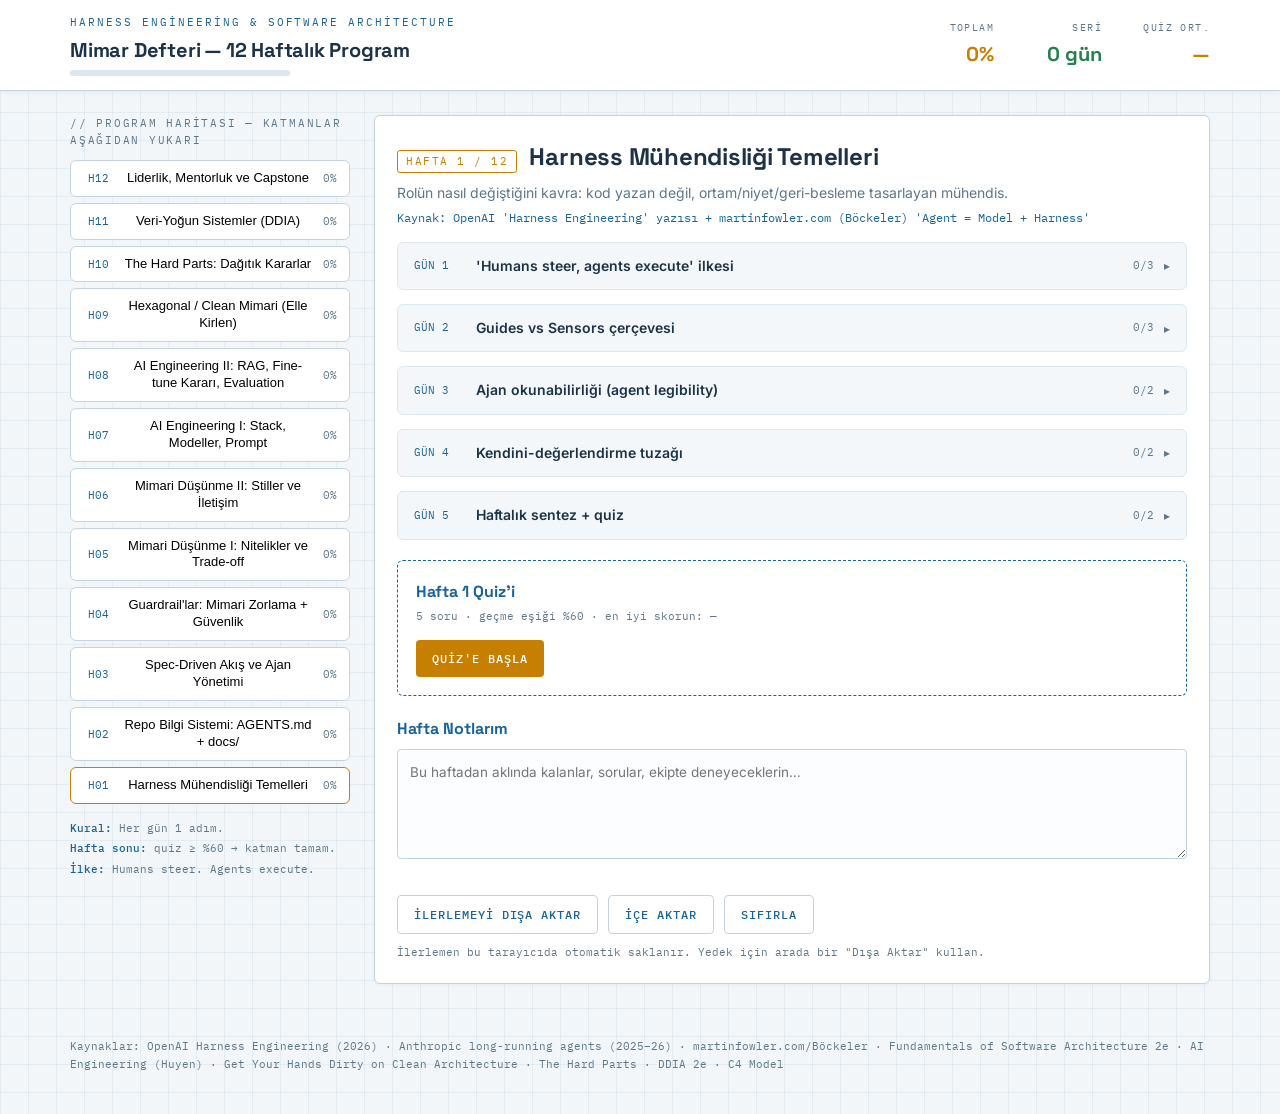
<file: mimar-programi_1.html>
<!DOCTYPE html>
<html lang="tr">
<head>
<meta charset="UTF-8">
<meta name="viewport" content="width=device-width, initial-scale=1.0">
<title>Mimar Defteri — 12 Haftalık AI Çağı Mimarlık Programı</title>
<link rel="preconnect" href="https://fonts.googleapis.com">
<link href="https://fonts.googleapis.com/css2?family=Space+Grotesk:wght@400;500;700&family=IBM+Plex+Mono:wght@400;500&family=Inter:wght@400;500;600&display=swap" rel="stylesheet">
<style>
:root{
  --ink:#F2F6F9;        /* açık zemin */
  --ink-2:#FFFFFF;      /* panel zemin */
  --line:#C3D3DF;       /* grid / kenarlık */
  --line-soft:#DCE6EE;
  --paper:#1C3247;      /* ana metin (koyu lacivert) */
  --muted:#5D7789;      /* ikincil metin */
  --cyan:#186399;       /* vurgu mavi */
  --amber:#C77F00;      /* ilerleme / aksiyon */
  --green:#25804C;      /* tamamlandı */
  --red:#BE4433;        /* yanlış cevap */
  --radius:6px;
}
*{box-sizing:border-box;margin:0;padding:0}
html{scroll-behavior:smooth}
body{
  font-family:'Inter',system-ui,-apple-system,sans-serif;
  background:
    linear-gradient(rgba(24,99,153,.07) 1px, transparent 1px),
    linear-gradient(90deg, rgba(24,99,153,.07) 1px, transparent 1px),
    var(--ink);
  background-size:28px 28px, 28px 28px, auto;
  color:var(--paper);
  min-height:100vh;
  line-height:1.6;
}
.mono{font-family:'IBM Plex Mono',monospace}
h1,h2,h3,.disp{font-family:'Space Grotesk',sans-serif}

/* ---------- ÜST BAR ---------- */
header{
  border-bottom:1px solid var(--line);
  background:rgba(255,255,255,.94);
  backdrop-filter:blur(6px);
  box-shadow:0 1px 6px rgba(28,50,71,.06);
  position:sticky;top:0;z-index:50;
}
.hwrap{max-width:1180px;margin:0 auto;padding:14px 20px;display:flex;align-items:center;gap:18px;flex-wrap:wrap}
.brand{display:flex;flex-direction:column;gap:2px;margin-right:auto}
.brand .eyebrow{font-family:'IBM Plex Mono',monospace;font-size:11px;letter-spacing:.18em;color:var(--cyan);text-transform:uppercase}
.brand h1{font-size:20px;font-weight:700;letter-spacing:-.01em}
.stat{display:flex;flex-direction:column;align-items:flex-end;gap:2px;min-width:90px}
.stat .lab{font-family:'IBM Plex Mono',monospace;font-size:10px;letter-spacing:.14em;color:var(--muted);text-transform:uppercase}
.stat .val{font-family:'Space Grotesk',sans-serif;font-size:20px;font-weight:700;color:var(--amber)}
.stat .val.g{color:var(--green)}
.progress-rail{width:100%;height:6px;background:var(--line-soft);border-radius:3px;overflow:hidden;margin-top:2px}
.progress-fill{height:100%;background:linear-gradient(90deg,var(--cyan),var(--amber));border-radius:3px;transition:width .5s ease}

/* ---------- YERLEŞİM ---------- */
.layout{max-width:1180px;margin:0 auto;padding:24px 20px;display:grid;grid-template-columns:280px 1fr;gap:24px}
@media(max-width:860px){.layout{grid-template-columns:1fr}}

/* ---------- SOL: KATMAN HARİTASI (imza öğe) ---------- */
aside{position:sticky;top:96px;align-self:start}
@media(max-width:860px){aside{position:static}}
.map-title{font-family:'IBM Plex Mono',monospace;font-size:11px;letter-spacing:.16em;color:var(--muted);text-transform:uppercase;margin-bottom:10px}
.layer-stack{display:flex;flex-direction:column;gap:6px}
.layer{
  display:flex;align-items:center;gap:10px;
  border:1px solid var(--line);border-radius:var(--radius);
  background:var(--ink-2);
  padding:9px 12px;cursor:pointer;
  transition:border-color .2s, transform .15s;
  position:relative;overflow:hidden;
}
.layer:hover{border-color:var(--cyan);transform:translateX(3px)}
.layer.active{border-color:var(--amber)}
.layer .fillbar{position:absolute;left:0;top:0;bottom:0;background:rgba(37,128,76,.10);transition:width .4s ease;z-index:0}
.layer>*{position:relative;z-index:1}
.layer .no{font-family:'IBM Plex Mono',monospace;font-size:11px;color:var(--cyan);width:30px;flex-shrink:0}
.layer .nm{font-size:13px;font-weight:500;flex:1;line-height:1.3}
.layer .pct{font-family:'IBM Plex Mono',monospace;font-size:11px;color:var(--muted)}
.layer.done .pct{color:var(--green)}
.layer.done .no{color:var(--green)}
.legend{margin-top:14px;font-size:11px;color:var(--muted);font-family:'IBM Plex Mono',monospace;line-height:1.9}
.legend b{color:var(--cyan);font-weight:500}

/* ---------- SAĞ: İÇERİK ---------- */
.panel{border:1px solid var(--line);border-radius:var(--radius);background:var(--ink-2);padding:22px;margin-bottom:20px;box-shadow:0 1px 4px rgba(28,50,71,.05)}
.week-head{display:flex;align-items:baseline;gap:12px;flex-wrap:wrap;margin-bottom:6px}
.week-head .tag{font-family:'IBM Plex Mono',monospace;font-size:11px;letter-spacing:.14em;color:var(--amber);text-transform:uppercase;border:1px solid var(--amber);border-radius:3px;padding:2px 8px}
.week-head h2{font-size:24px;font-weight:700;letter-spacing:-.01em}
.week-goal{color:var(--muted);font-size:14px;margin-bottom:4px}
.week-src{font-family:'IBM Plex Mono',monospace;font-size:12px;color:var(--cyan);margin-bottom:0}

.day{border:1px solid var(--line-soft);border-radius:var(--radius);margin-top:14px;overflow:hidden}
.day-head{display:flex;align-items:center;gap:10px;padding:12px 16px;cursor:pointer;background:rgba(24,99,153,.05)}
.day-head:hover{background:rgba(24,99,153,.10)}
.day-head .dno{font-family:'IBM Plex Mono',monospace;font-size:11px;color:var(--cyan);flex-shrink:0;width:52px}
.day-head .dtitle{font-weight:600;font-size:14px;flex:1}
.day-head .dstat{font-family:'IBM Plex Mono',monospace;font-size:11px;color:var(--muted)}
.day-head .dstat.done{color:var(--green)}
.day-head .chev{color:var(--muted);transition:transform .2s;font-size:12px}
.day.open .chev{transform:rotate(90deg)}
.day-body{display:none;padding:14px 16px 18px;border-top:1px solid var(--line-soft)}
.day.open .day-body{display:block}
.day-body p{font-size:14px;color:var(--paper);margin-bottom:12px}
.day-body p em{color:var(--cyan);font-style:normal}
.tasklist{display:flex;flex-direction:column;gap:8px}
.task{display:flex;align-items:flex-start;gap:10px;cursor:pointer;font-size:13.5px;padding:8px 10px;border:1px solid var(--line-soft);border-radius:4px;transition:background .15s}
.task:hover{background:rgba(24,99,153,.05)}
.task input{margin-top:3px;accent-color:var(--green);width:15px;height:15px;flex-shrink:0;cursor:pointer}
.task.checked{color:var(--muted)}
.task.checked span{text-decoration:line-through;text-decoration-color:rgba(111,191,143,.6)}

/* ---------- QUIZ ---------- */
.quiz{margin-top:20px;border:1px dashed var(--cyan);border-radius:var(--radius);padding:18px}
.quiz h3{font-size:16px;margin-bottom:4px;color:var(--cyan)}
.quiz .qmeta{font-family:'IBM Plex Mono',monospace;font-size:11px;color:var(--muted);margin-bottom:14px}
.q{margin-bottom:18px}
.q .qt{font-size:14px;font-weight:600;margin-bottom:8px}
.opts{display:flex;flex-direction:column;gap:6px}
.opt{
  text-align:left;font:inherit;font-size:13.5px;color:var(--paper);
  background:transparent;border:1px solid var(--line);border-radius:4px;
  padding:9px 12px;cursor:pointer;transition:border-color .15s, background .15s;
}
.opt:hover{border-color:var(--cyan)}
.opt.correct{border-color:var(--green);background:rgba(37,128,76,.08);color:var(--green);font-weight:600}
.opt.wrong{border-color:var(--red);background:rgba(190,68,51,.07);color:var(--red)}
.opt:disabled{cursor:default}
.expl{display:none;font-size:12.5px;color:var(--muted);border-left:2px solid var(--green);padding:6px 10px;margin-top:8px}
.expl.show{display:block}
.quiz-result{font-family:'Space Grotesk',sans-serif;font-size:15px;font-weight:700;margin-top:6px}
.quiz-result.pass{color:var(--green)}
.quiz-result.fail{color:var(--amber)}
.btn{
  font:inherit;font-family:'IBM Plex Mono',monospace;font-size:12px;letter-spacing:.08em;
  color:#FFFFFF;background:var(--amber);border:none;border-radius:4px;
  padding:9px 16px;cursor:pointer;text-transform:uppercase;font-weight:500;
}
.btn:hover{filter:brightness(1.08)}
.btn.ghost{background:transparent;color:var(--cyan);border:1px solid var(--line)}
.btn.ghost:hover{border-color:var(--cyan)}

/* ---------- NOTLAR ---------- */
.notes textarea{
  width:100%;min-height:110px;resize:vertical;
  font:inherit;font-size:13.5px;color:var(--paper);
  background:#FBFDFE;border:1px solid var(--line);border-radius:4px;
  padding:12px;line-height:1.6;
}
.notes textarea:focus{outline:2px solid var(--cyan);outline-offset:1px}
.notes .saved{font-family:'IBM Plex Mono',monospace;font-size:11px;color:var(--green);margin-top:6px;opacity:0;transition:opacity .3s}
.notes .saved.show{opacity:1}

/* ---------- ALT ARAÇLAR ---------- */
.tools{display:flex;gap:10px;flex-wrap:wrap;align-items:center;margin-top:4px}
.storage-note{font-family:'IBM Plex Mono',monospace;font-size:11px;color:var(--muted);margin-top:10px}
.storage-note.warn{color:var(--amber)}
footer{max-width:1180px;margin:0 auto;padding:10px 20px 40px;font-family:'IBM Plex Mono',monospace;font-size:11px;color:var(--muted)}
:focus-visible{outline:2px solid var(--amber);outline-offset:2px}
@media(prefers-reduced-motion:reduce){*{transition:none!important;animation:none!important}}
</style>
</head>
<body>

<header>
  <div class="hwrap">
    <div class="brand">
      <span class="eyebrow">Harness Engineering &amp; Software Architecture</span>
      <h1>Mimar Defteri — 12 Haftalık Program</h1>
      <div class="progress-rail" style="width:220px"><div class="progress-fill" id="totalFill" style="width:0%"></div></div>
    </div>
    <div class="stat"><span class="lab">Toplam</span><span class="val" id="totalPct">0%</span></div>
    <div class="stat"><span class="lab">Seri</span><span class="val g" id="streakVal">0 gün</span></div>
    <div class="stat"><span class="lab">Quiz Ort.</span><span class="val" id="quizAvg">—</span></div>
  </div>
</header>

<div class="layout">
  <aside>
    <div class="map-title">// Program Haritası — katmanlar aşağıdan yukarı</div>
    <div class="layer-stack" id="layerStack"></div>
    <div class="legend">
      <b>Kural:</b> Her gün 1 adım.<br>
      <b>Hafta sonu:</b> quiz ≥ %60 → katman tamam.<br>
      <b>İlke:</b> Humans steer. Agents execute.
    </div>
  </aside>

  <main id="main"></main>
</div>

<footer>
  Kaynaklar: OpenAI Harness Engineering (2026) · Anthropic long-running agents (2025–26) · martinfowler.com/Böckeler · Fundamentals of Software Architecture 2e · AI Engineering (Huyen) · Get Your Hands Dirty on Clean Architecture · The Hard Parts · DDIA 2e · C4 Model
</footer>

<script>
/* =====================================================
   VERİ — 12 hafta × 5 gün + haftalık quiz
   ===================================================== */
const PROGRAM = [
{
  title:"Harness Mühendisliği Temelleri",
  goal:"Rolün nasıl değiştiğini kavra: kod yazan değil, ortam/niyet/geri-besleme tasarlayan mühendis.",
  src:"Kaynak: OpenAI 'Harness Engineering' yazısı + martinfowler.com (Böckeler) 'Agent = Model + Harness'",
  days:[
    {t:"'Humans steer, agents execute' ilkesi", d:"OpenAI'ın yazısını baştan sona oku. Ekibin 5 ayda, sıfır elle yazılmış kodla ~1M satırlık ürünü nasıl çıkardığına değil, <em>insanların hangi işlere kaydığına</em> odaklan: önceliklendirme, spec yazma, doğrulama, harness iyileştirme.",
      tasks:["OpenAI Harness Engineering yazısını oku (belgedeki metin sende var)","Kendi cümlelerinle 5 maddede 'benim yeni rolüm ne?' yaz","Ekibindeki mevcut iş akışında insanların hâlâ elle yaptığı 3 işi listele"]},
    {t:"Guides vs Sensors çerçevesi", d:"Böckeler'in iki kontrol vektörünü öğren: <em>Guides</em> (ajan davranmadan önce yönlendiren: AGENTS.md, lint kuralları, şablonlar) ve <em>Sensors</em> (davrandıktan sonra yakalayan: test, tip denetimi, mimari test).",
      tasks:["Kendi projende mevcut guide'ları listele (varsa)","Mevcut sensor'ları listele: test, lint, CI kapıları","Her listede en büyük 1 boşluğu işaretle"]},
    {t:"Ajan okunabilirliği (agent legibility)", d:"Kritik ilke: <em>ajanın bağlamında göremediği bilgi yok hükmündedir.</em> Slack'te kalan mimari karar, üç ay sonra işe giren birine ne kadar görünmezse ajana da o kadar görünmezdir.",
      tasks:["Ekipte 'sadece Slack/kafalarda yaşayan' 3 kritik bilgiyi tespit et","Bunlardan 1 tanesini markdown'a çevirip repoya koy"]},
    {t:"Kendini-değerlendirme tuzağı", d:"Anthropic'in ölçülmüş dersi: ajanlar kendi işlerini abartılı över. Çözüm: <em>işi yapan ajan ile yargılayan ajanı ayır.</em> Bağımsız şüpheci değerlendirici, generator'ı özeleştirel yapmaktan kolaydır.",
      tasks:["Claude Code/Codex'te küçük bir işi yaptır, sonra AYNI oturumda 'işini değerlendir' de — cevabı gözlemle","Aynı işi TEMİZ bir oturumda 'bu kodu eleştirel incele' diye ver — farkı not al"]},
    {t:"Haftalık sentez + quiz", d:"Haftanın kavramlarını tek sayfada topla: rol tanımı, guides/sensors, legibility, ayrık değerlendirici. Sonra quiz'i çöz.",
      tasks:["1 sayfalık 'Harness 101' özetini kendi kelimelerinle yaz","Haftalık quiz'i çöz (aşağıda)"]}
  ],
  quiz:[
    {q:"OpenAI deneyinde insan mühendislerin birincil işi neye dönüştü?",o:["Daha hızlı kod yazmak","Ajanların güvenilir çalışacağı ortamı, spec'leri ve geri-besleme döngülerini tasarlamak","Ajan çıktısını satır satır yeniden yazmak","Sadece toplantı yönetmek"],a:1,e:"Yazının özü: 'design environments, specify intent, and build feedback loops'. İnsan, kod işçisinden ortam mimarına kayar."},
    {q:"'Guide' ile 'Sensor' arasındaki fark nedir?",o:["Guide Java'da, sensor Python'da kullanılır","Guide ajan davranmadan ÖNCE yönlendirir; sensor davrandıktan SONRA yakalar ve düzelttirir","İkisi aynı şeydir","Guide insanlar, sensor ajanlar içindir"],a:1,e:"AGENTS.md ve lint kuralları guide; test, tip denetimi ve mimari testler sensor'dur."},
    {q:"'Ajan okunabilirliği' ilkesine göre Slack'te kalan bir mimari karar…",o:["Ajan için sorun değildir, model tahmin eder","Yok hükmündedir — repoya markdown olarak gömülmelidir","Sadece güvenlik riskidir","Prompt'a her seferinde kopyalanmalıdır"],a:1,e:"Repo-yerel, versiyonlu artefakt olmayan bilgi ajana görünmez. Prompt'a kopyalamak ölçeklenmez; kalıcı bilgi repoya gömülür."},
    {q:"Ajanların kendi işini değerlendirmesindeki bilinen sorun nedir?",o:["Çok yavaş olması","Kendi işlerini abartılı biçimde övmeleri","Her zaman başarısız demeleri","Değerlendirme yapamamaları"],a:1,e:"Anthropic'in bulgusu: 'agents tend to respond by confidently praising the work'. Bu yüzden yapan ve yargılayan ajan ayrılır."},
    {q:"Harness bileşenleri için 'rippable' (sökülebilir) olma kuralı ne anlama gelir?",o:["Harness hiç değiştirilmemeli","Her bileşen modelin bugünkü bir eksiğini varsayar; model gelişince yük taşımayan parçalar atılmalı","Harness her yeni modelde sıfırdan yazılmalı","Sadece açık kaynak araçlar kullanılmalı"],a:1,e:"Varsayımlar bayatlar. Yeni model geldiğinde harness gözden geçirilir, gereksiz parçalar çıkarılır (ör. Opus 4.6'da evaluator'ın gereksizleşmesi)."}
  ]
},
{
  title:"Repo Bilgi Sistemi: AGENTS.md + docs/",
  goal:"Repoyu 'kayıt sistemi' yap: içindekiler-tablosu AGENTS.md, yapılandırılmış docs/, ilk ADR'ler.",
  src:"Kaynak: OpenAI docs/ yapısı + agents.md standardı + Nygard ADR formatı (Playbook D.1–D.2)",
  days:[
    {t:"AGENTS.md felsefesi: ansiklopedi değil, içindekiler", d:"Monolitik dev AGENTS.md neden başarısız olur: bağlam kıt kaynaktır, 'her şey önemliyse hiçbir şey önemli değildir', anında bayatlar, mekanik doğrulanamaz. Hedef: ~100 satır + derin bilgiye işaretçiler.",
      tasks:["Playbook'taki D.1 şablonunu incele","Kendi projen için taslak AGENTS.md yaz (<120 satır)","ln -s AGENTS.md CLAUDE.md symlink'ini kur"]},
    {t:"docs/ iskeletini kur", d:"design-docs/, exec-plans/(active|completed), product-specs/, references/, adr/ dizinlerini + ARCHITECTURE.md, QUALITY_SCORE.md, SECURITY.md dosyalarını oluştur. Boş bile olsa yapı, bilgiye 'ev' verir.",
      tasks:["docs/ iskeletini repoya ekle","ARCHITECTURE.md'ye mevcut sistemin 10 satırlık haritasını çiz","tech-debt-tracker.md dosyasını başlat, bilinen 3 borcu yaz"]},
    {t:"ADR yazmayı öğren", d:"Nygard formatı: Durum / Bağlam / Karar / Alternatifler / Sonuçlar. Kural: Accepted ADR değiştirilmez, sadece supersede edilir. Yalnız 'yük taşıyan' kararlar belgelenir.",
      tasks:["Ekipte geçmişte alınmış 1 önemli kararı geriye dönük ADR-0001 olarak yaz","Koddan ADR'ye yorum bağı ekle (// bkz docs/adr/0001)"]},
    {t:"Progressive disclosure pratiği", d:"Ajan küçük, sabit bir giriş noktasından başlar ve <em>nereye bakacağını</em> öğrenir. AGENTS.md'deki her bölüm derin bilgiye işaret etmeli; detayı içermemeli.",
      tasks:["AGENTS.md'ndeki her başlığın docs/ altında karşılığı olduğunu doğrula","Claude Code/Codex'e repoda bir soru sor; doğru belgeye gidip gitmediğini izle"]},
    {t:"Doküman bahçıvanlığı planı + quiz", d:"Bayat doküman 'attractive nuisance'dır (çekici tehlike). Haftalık doc-gardening ritüeli belirle: bayatlayan belgeleri tarayıp düzelten küçük ajan görevi ya da 30 dk insan turu.",
      tasks:["Takvimine haftalık 30 dk 'doc-gardening' bloğu koy","Haftalık quiz'i çöz"]}
  ],
  quiz:[
    {q:"Monolitik (dev) AGENTS.md'nin başarısız olmasının temel nedeni nedir?",o:["Markdown desteklenmemesi","Bağlam kıt kaynaktır; dev talimat dosyası görevi ve kodu bağlamdan dışarı iter","Ajanlar uzun dosya okuyamaz","Git'te büyük dosya sorunu"],a:1,e:"Ayrıca 'her şey önemliyse hiçbir şey önemli değildir' ve dosya anında bayatlar. Çözüm: içindekiler tablosu yaklaşımı."},
    {q:"AGENTS.md ile CLAUDE.md'yi senkron tutmanın pratik yolu nedir?",o:["İkisini elle kopyalamak","Symlink: ln -s AGENTS.md CLAUDE.md","Sadece birini kullanmak yeterli, araçlar ikisini de okur","CI'da diff kontrolü"],a:1,e:"Claude Code CLAUDE.md okur, çoğu araç AGENTS.md; symlink tek kaynaktan ikisini besler."},
    {q:"Accepted (kabul edilmiş) bir ADR'de fikir değişirse ne yapılır?",o:["ADR silinir","ADR düzenlenip güncellenir","Yeni bir ADR yazılır ve eskisi 'Superseded by' ile işaretlenir","Sadece Slack'te duyurulur"],a:2,e:"ADR'ler karar tarihçesidir; değiştirilmez, üstüne yenisi yazılır. Böylece 'neden' bilgisi kaybolmaz."},
    {q:"Hangi karar ADR'yi hak eder?",o:["Değişken isimlendirme tercihi","'Oturum durumunu DB'de tutuyoruz' gibi yük taşıyan bir karar","Kod formatı (tab vs space)","Toplantı saatleri"],a:1,e:"ADR yük taşıyan (load-bearing) kararlar içindir; önemsiz tercihleri belgelemek gürültü yaratır."},
    {q:"'Progressive disclosure' ajan bağlam yönetiminde ne demektir?",o:["Bilgiyi ajandan gizlemek","Küçük sabit giriş noktası + nereye bakacağını öğretmek; tüm bilgiyi baştan yüklememek","Her prompt'a tüm docs/ içeriğini eklemek","Ajana sadece kod göstermek"],a:1,e:"OpenAI'ın deyişiyle: ajana 1000 sayfalık kılavuz değil, harita ver."}
  ]
},
{
  title:"Spec-Driven Akış ve Ajan Yönetimi",
  goal:"İyi task spec yazmayı ve Research → Plan → Execute → Review → Ship akışını kurmayı öğren.",
  src:"Kaynak: OpenAI Codex best practices (Goal/Context/Constraints/Completion) + Anthropic plan modu (Playbook D.3, Adım 2–3)",
  days:[
    {t:"Task spec anatomisi", d:"Dört unsur: <em>Goal, Context, Constraints, Completion Criteria.</em> En sık hata: kalıcı kuralları prompt'a doldurmak (onlar AGENTS.md'ye aittir) ve doğrulama yolunu vermemek. Ajan 'verify edebildiğinde' kalite sıçrar.",
      tasks:["D.3 şablonunu kendi ekibine uyarla ve repoya koy","Gerçek bir görevi bu şablonla yaz"]},
    {t:"Plan modu ve ExecPlan", d:"Karmaşık işlerde önce plan: ajan plan üretir, sen onaylarsın, sonra uygulama başlar. ExecPlan yaşayan belgedir — altın kural: <em>yalnızca ExecPlan'den işi yeniden başlatmak mümkün olmalı.</em>",
      tasks:["Claude Code'da plan modunu bir görevde kullan (shift+tab)","Orta boy bir iş için docs/exec-plans/active/ altına ExecPlan yaz"]},
    {t:"Bağlam hijyeni", d:"Görev başına tek thread. Alakasız işe geçerken /clear. Bağlam ~%40'ı geçince özetle/temizle. Compaction (yerinde özet) ile context reset (temiz devir artefaktıyla yeni oturum) farkını bil.",
      tasks:["Bugünkü işinde görev başına ayrı oturum kuralını uygula","Bir işi bilerek /clear + devir notu ile ikinci oturumda sürdür, deneyimi not al"]},
    {t:"Ralph Wiggum döngüsü: ajan-ajan inceleme", d:"Ajan işini somut kriterlere karşı kendi denetler, sonucu sonraki denemeye besler, kriterler karşılanana dek döner. Kritik: reviewer'a 'yalnızca doğruluğu etkileyen boşlukları işaretle' de — yoksa boşluk arayıp aşırı mühendislik üretir.",
      tasks:["Bir PR'da ajana kendi işini D.4 kriterlerine karşı incelet","Reviewer prompt'una 'sadece doğruluk/gereksinim etkileyenler' sınırını ekle"]},
    {t:"Uzun-koşan işler için desenler + quiz", d:"Anthropic desenleri: iki-ajan (initializer + coder) ve üç-ajan (planner/generator/evaluator, sprint contract ile). İlke: <em>en basit çözümle başla</em>; evaluator'ı yalnızca görev modelin solo yeteneğini aşıyorsa ekle.",
      tasks:["Kendi işlerinden hangisinin 'uzun-koşan' sınıfına girdiğini belirle","Haftalık quiz'i çöz"]}
  ],
  quiz:[
    {q:"İyi bir task spec'in dört unsuru nedir?",o:["Başlık, tarih, kişi, etiket","Goal, Context, Constraints, Completion Criteria","Kod, test, dokümantasyon, deploy","Problem, çözüm, maliyet, süre"],a:1,e:"OpenAI Codex best practices'in çekirdeği. Completion criteria mekanik doğrulanabilir olmalı (test/lint komutları yeşil)."},
    {q:"Kalıcı kurallar (ör. 'main'e push yok') nereye yazılmalı?",o:["Her prompt'a","AGENTS.md'ye — prompt yalnız göreve özgü kısıtları taşır","Slack kanalına","Commit mesajlarına"],a:1,e:"Prompt'a kural yığmak hem bağlamı şişirir hem tekrar gerektirir. Kalıcı olan repoya gömülür."},
    {q:"ExecPlan'in altın kuralı nedir?",o:["En az 10 sayfa olmalı","Yalnızca ExecPlan'den (başka hiçbir şey olmadan) işi yeniden başlatmak mümkün olmalı","Sadece yönetici okuyabilmeli","Kod içermemeli"],a:1,e:"ExecPlan yaşayan belgedir; ilerleme ve karar günlüğüyle işi taşır. Oturum ölse bile iş ölmez."},
    {q:"Reviewer ajana sınır koymazsan ne olur?",o:["Hiçbir şey bulamaz","İş sağlam olsa bile boşluk bulur ve aşırı mühendislik yaratır","Kod siler","Daha hızlı onaylar"],a:1,e:"Boşluk aramak üzere prompt'lanan reviewer her zaman bir şey bulur. Sınır: 'yalnız doğruluğu veya gereksinimleri etkileyenleri işaretle'."},
    {q:"Üç-ajanlı desende evaluator ne zaman değer katar?",o:["Her zaman","Görev, modelin solo güvenilir yapabildiğinin ÖTESİNDEyse","Sadece Python projelerinde","Bütçe fazlaysa"],a:1,e:"Anthropic'in kuralı: evaluator sabit bir evet/hayır değil; görev modelin solo sınırını aşıyorsa maliyetine değer."}
  ]
},
{
  title:"Guardrail'lar: Mimari Zorlama + Güvenlik",
  goal:"ArchUnit (Java) ve import-linter (Python) ile katman kurallarını mekanikleştir; SAST kapılarını kur.",
  src:"Kaynak: ArchUnit / import-linter docs + Veracode 2025 GenAI raporu (Playbook C bölümü)",
  days:[
    {t:"Neden 'belgelemek yetmez, zorlamak gerekir'", d:"OpenAI'ın dersi: ajanlar repodaki mevcut desenleri kopyalar — kötü desenler de dahil. Kural belgeyse ihlal edilir; kural mekanikse (linter/test) her satıra birden uygulanır. <em>İnsan-öncelikli dünyada pedantik olan, ajan dünyasında çarpandır.</em>",
      tasks:["Projendeki 'yazılı ama zorlanmayan' 3 kuralı tespit et","Her biri için hangi araçla mekanikleştirilebileceğini not et"]},
    {t:"ArchUnit ile katman testi (Java)", d:"layeredArchitecture() ile Types → Config → Repo → Service → Runtime → UI yönünü zorla; slices().beFreeOfCycles() ile döngüleri yasakla. Playbook'taki kopyala-kullan kodu temel al.",
      tasks:["ArchUnit bağımlılığını test scope'a ekle","Katman testini yaz ve çalıştır — ihlaller listelensin","İhlalleri tech-debt-tracker.md'ye kaydet (hemen düzeltme)"]},
    {t:"import-linter ile katman testi (Python)", d:"pyproject.toml / .importlinter içinde layers sözleşmesi kur; forbidden ve independence sözleşmelerini öğren. CI'da lint-imports komutunu bloklayıcı yap.",
      tasks:["Python projesine import-linter kur ve layers sözleşmesi yaz","CI pipeline'ına lint-imports adımı ekle"]},
    {t:"AI kodu güvenliği", d:"Veracode 2025: AI üretimi kodun %45'i güvenlik testlerinden kaldı; <em>Java %72 ile en riskli dil.</em> Zorunlular: her uç noktada auth+yetki, sunucu tarafı girdi doğrulama, gitleaks/trufflehog sır taraması, Semgrep OWASP kural seti, halüsinasyonlu bağımlılık kontrolü (slopsquatting).",
      tasks:["CI'a gitleaks ekle","Semgrep OWASP kural setini PR pipeline'ına ekle","Son 5 AI-üretimi PR'ı D.4 güvenlik maddeleriyle geriye dönük tara"]},
    {t:"LLM-dostu hata mesajları + quiz", d:"İyi sensor, ajana <em>düzeltme talimatı</em> verir: 'ERROR: complexity threshold exceeded. [Guidance: Refactor into smaller functions…]'. Özel lint kurallarının hata mesajlarını ajan okuyacak şekilde yaz.",
      tasks:["1 özel lint kuralına remediation guidance ekle","Haftalık quiz'i çöz"]}
  ],
  quiz:[
    {q:"Ajanlar repodaki kötü desenleri neden çoğaltır?",o:["Kasıtlı sabotaj","Mevcut desenleri örnek alarak çalışırlar — drift böyle oluşur","Rastgele davranırlar","Sadece eski modeller yapar"],a:1,e:"Codex/Claude repodaki kalıpları kopyalar. Bu yüzden golden principles + mekanik zorlama + düzenli temizlik gerekir."},
    {q:"Veracode 2025 raporuna göre AI üretimi kodda en riskli dil hangisiydi?",o:["Python","JavaScript","Java (%72 güvenlik başarısızlık oranı)","C#"],a:2,e:"Java %72 ile başı çekti; genel örneklemde %45 başarısızlık ve OWASP Top 10 açıkları bulundu. Java ekibi için SAST kapıları pazarlık dışıdır."},
    {q:"ArchUnit'te paketler arası döngüyü yasaklayan yapı hangisidir?",o:["layeredArchitecture()","slices().matching(…).should().beFreeOfCycles()","noClasses()","cycleChecker()"],a:1,e:"slices + beFreeOfCycles döngüsüz bağımlılık grafiğini test olarak zorlar; layeredArchitecture katman yönünü zorlar."},
    {q:"'Slopsquatting' riski nedir?",o:["Kod formatı bozulması","AI'ın halüsinasyon ürettiği paket adlarının saldırganlarca kaydedilip zararlı paket olarak yayınlanması","Disk dolması","Lisans ihlali"],a:1,e:"Ajan var olmayan bir bağımlılık önerirse ve o adı biri kötü niyetle yayınladıysa zincir saldırısı olur. Her yeni bağımlılık doğrulanmalı (ve ADR istenmeli)."},
    {q:"'İyi sensor' hata mesajı neyi içerir?",o:["Hata kodu yeter","Ajanın okuyup uygulayabileceği düzeltme talimatı (remediation guidance)","Renkli emoji","Stack trace'in tamamı"],a:1,e:"Böckeler'in kuralı: sensor çıktısı LLM için optimize edilirse ajan kendini düzeltir — döngü insan beklemeden kapanır."}
  ]
},
{
  title:"Mimari Düşünme I: Nitelikler ve Trade-off",
  goal:"Fundamentals of Software Architecture (2e) Bölüm 1–8: mimari karakteristikler, trade-off analizi, modülerlik.",
  src:"Kitap: Fundamentals of Software Architecture 2e (Richards & Ford) — ilk yarı",
  days:[
    {t:"Mimarın ilk yasası", d:"<em>'Her şey bir trade-off'tur.'</em> Mimari doğru cevabı bulmak değil, en az kötü kararı vermektir. İkinci yasa: 'neden', 'nasıl'dan önemlidir — bu yüzden ADR yazıyoruz. Kitabın 1–2. bölümlerini oku.",
      tasks:["Bölüm 1–2'yi oku","Kendi sistemindeki 1 kararı 'trade-off' diliyle yeniden yaz (kazanılan/feda edilen)"]},
    {t:"Mimari karakteristikler (-ility'ler)", d:"Availability, scalability, maintainability, security, testability… Kritik beceri: iş gereksinimlerinden örtük karakteristikleri çıkarmak. 'Kampanya günü trafik 10x olur' cümlesi = elasticity + availability gereksinimi.",
      tasks:["Kendi ürünün için en kritik 3 karakteristiği seç ve gerekçele","Bu 3'ün hangi ikisinin birbiriyle çatıştığını yaz"]},
    {t:"Modülerlik: cohesion, coupling, connascence", d:"Yüksek cohesion + düşük coupling klasik hedef; connascence (statik/dinamik) coupling'i ölçülebilir kılar. Bu kavramlar ArchUnit testlerinin 'neden'idir.",
      tasks:["İlgili bölümleri oku","Kod tabanında 1 yüksek-coupling örneği bul, connascence türünü adlandır"]},
    {t:"Mimari fitness fonksiyonları", d:"4. haftada yazdığın ArchUnit/import-linter testleri aslında <em>fitness function</em>'dır: mimari karakteristiği sürekli, mekanik ölçen kod. Kitabın bu kavramını harness pratiğinle birleştir.",
      tasks:["Mevcut mimari testlerini 'hangi karakteristiği koruyor?' diye etiketle","Eksik kalan 1 karakteristik için yeni fitness function fikri yaz"]},
    {t:"Sentez + quiz", d:"İlk yarının kavram haritasını çıkar: yasalar → karakteristikler → modülerlik → fitness functions. Quiz'i çöz.",
      tasks:["1 sayfalık kavram haritası çiz (elle/mermaid)","Haftalık quiz'i çöz"]}
  ],
  quiz:[
    {q:"Yazılım mimarisinin 'birinci yasası' nedir?",o:["Her zaman mikroservis kullan","Her şey bir trade-off'tur","Kod kraldır","Önce performans"],a:1,e:"Richards & Ford'un temel tezi. Mimari 'en iyi'yi değil, bağlama göre 'en az kötü'yü seçme disiplinidir."},
    {q:"'Neden, nasıldan önemlidir' ilkesinin pratik karşılığı hangisidir?",o:["Daha çok yorum satırı","ADR yazmak — kararın gerekçesini kalıcılaştırmak","Daha uzun toplantılar","UML zorunluluğu"],a:1,e:"İkinci yasa: gelecekteki ekip (ve ajanlar) kararın nedenini bilmezse yanlış yerde 'düzeltme' yapar."},
    {q:"'Kampanya günlerinde trafik 10 katına çıkar' cümlesi hangi mimari karakteristiği ima eder?",o:["Maintainability","Elasticity (ve availability)","Portability","Readability"],a:1,e:"İş cümlelerinden örtük -ility çıkarmak mimarın çekirdek becerisidir."},
    {q:"Mimari fitness function nedir?",o:["Performans testi türü","Bir mimari karakteristiği sürekli ve mekanik ölçen/koruyan otomatik kontrol","Kod formatlayıcı","Mülakat sorusu"],a:1,e:"ArchUnit katman testi, döngü kontrolü, import-linter sözleşmesi — hepsi fitness function'dır. Harness'in 'sensor'larıyla aynı ailedendir."},
    {q:"Yüksek cohesion + düşük coupling hedefinin ajan-first dünyadaki önemi nedir?",o:["Önemi kalmadı","Sıkı sınırlar ve öngörülebilir yapı, ajanların en verimli çalıştığı ortamdır","Sadece test için gerekir","Sadece mikroserviste geçerli"],a:1,e:"OpenAI'ın gözlemi: ajanlar katı sınırlı, öngörülebilir yapılı ortamlarda en etkilidir — modülerlik ajan verimliliğidir."}
  ]
},
{
  title:"Mimari Düşünme II: Stiller ve İletişim",
  goal:"Fundamentals 2e ikinci yarı: mimari stiller (layered, hexagonal, microservices…) + C4 ile diyagramlama.",
  src:"Kitap: Fundamentals of Software Architecture 2e — ikinci yarı + Simon Brown C4 Model",
  days:[
    {t:"Stil kataloğu: monolitler", d:"Layered, pipeline, microkernel… Her stilin yıldız haritasını (karakteristik puanlarını) incele. Layered'ın ucuz ve basit ama ölçek/elasticity'de zayıf olduğunu; çoğu ürünün buradan başlamasının rasyonel olduğunu kavra.",
      tasks:["Monolitik stiller bölümünü oku","Kendi sisteminin hangi stile en yakın olduğunu ve puan kartını yaz"]},
    {t:"Stil kataloğu: dağıtık stiller", d:"Event-driven, space-based, service-based, microservices. Kritik: mikroservis 'modern olan' değil, belirli trade-off'lar (bağımsız deploy, granüler ölçek) karşılığında ciddi karmaşıklık satın aldığın stildir.",
      tasks:["Dağıtık stiller bölümünü oku","'Sistemimi neden mikroservise BÖLMEMELİYİM' başlıklı 5 maddelik savunma yaz (şeytanın avukatı egzersizi)"]},
    {t:"C4 Modeli", d:"Context → Container → Component → Code. Dört zoom seviyesi, her seviye farklı dinleyici için. C4'ün gücü: <em>iletişim</em> aracı olması — mimari mükemmel diyagram değil, anlaşılan diyagram ister.",
      tasks:["Kendi sistemin için Context + Container diyagramı çiz (Structurizr/draw.io/mermaid)","Diyagramı docs/design-docs/ altına koy ve AGENTS.md'den işaret et"]},
    {t:"Diyagram + ajan sinerjisi", d:"C4 diyagramları (özellikle mermaid/metin tabanlı) ajan için de okunabilirdir. ARCHITECTURE.md + C4 = ajanın sistem haritası. OpenAI'ın 'domain haritası + katman kuralı' pratiğinin genel hali.",
      tasks:["Container diyagramını mermaid'e çevirip ARCHITECTURE.md'ye göm","Ajana 'sistemin mimarisini anlat' diye sor; diyagramı kullanıp kullanmadığını gözle"]},
    {t:"Sentez + quiz", d:"Stil seçim kasını çalıştır: 3 farklı senaryo için stil öner ve gerekçele. Quiz'i çöz.",
      tasks:["3 mini senaryo yaz, her birine stil öner + 2 trade-off yaz","Haftalık quiz'i çöz"]}
  ],
  quiz:[
    {q:"C4 modelinin dört seviyesi nedir?",o:["Code, CI, CD, Cloud","Context, Container, Component, Code","Class, Component, Cluster, Cloud","Concept, Case, Code, Check"],a:1,e:"Her seviye farklı zoom ve farklı dinleyici içindir; Context yöneticiyle, Component geliştiriciyle konuşur."},
    {q:"Mikroservis stili hakkında doğru ifade hangisidir?",o:["Her modern sistem mikroservis olmalı","Bağımsız deploy/ölçek karşılığında ciddi operasyonel karmaşıklık satın alınan bir trade-off'tur","Monolitten her zaman ucuzdur","Sadece büyük şirketler içindir"],a:1,e:"Stil seçimi puan kartı işidir: kazandığın karakteristik, ödediğin karmaşıklığa değiyor mu?"},
    {q:"Layered (katmanlı) monolitin tipik güçlü yanı nedir?",o:["Sınırsız elasticity","Basitlik ve düşük maliyet — başlangıç için rasyonel taban","En yüksek fault tolerance","Otomatik ölçekleme"],a:1,e:"Layered ucuz, anlaşılır ve ajan-dostu (öngörülebilir yapı); ölçek gereksinimleri büyüyünce evrimleştirilir."},
    {q:"Mimari diyagramın birincil amacı nedir?",o:["UML standardına tam uyum","İletişim — dinleyicinin sistemi anlaması","Duvar süsü","Otomatik kod üretimi"],a:1,e:"Simon Brown'un tezi: diyagram, haritadır; okuyanın zihninde doğru model kurmak için vardır."},
    {q:"Metin-tabanlı (mermaid gibi) C4 diyagramının ajan-first bonusu nedir?",o:["Daha renkli olması","Repo'da versiyonlanır ve ajan tarafından okunabilir — sistem haritası ajana da hizmet eder","Daha hızlı render","PDF'e dönüşmesi"],a:1,e:"Agent legibility ilkesi: görsel araçta hapsolmuş diyagram ajana görünmez; metin-tabanlı diyagram repo bilgisidir."}
  ]
},
{
  title:"AI Engineering I: Stack, Modeller, Prompt",
  goal:"Chip Huyen'in kitabının ilk yarısı: AI stack, foundation model seçimi, prompt engineering disiplini.",
  src:"Kitap: AI Engineering (Huyen, O'Reilly 2024) — Bölüm 1–5 civarı",
  days:[
    {t:"AI Engineering ≠ ML Engineering", d:"Klasik ML: veri topla → model eğit → deploy. AI Engineering: hazır foundation model → adapte et (prompt/RAG/fine-tune) → değerlendir → servis et. Giriş bariyeri düştü, <em>değerlendirme</em> kritikleşti.",
      tasks:["Bölüm 1'i oku","Şirketindeki AI kullanım senaryolarını 'adaptasyon tekniği' eksenine yerleştir (prompt mu, RAG mi, fine-tune mu?)"]},
    {t:"Model seçim çerçevesi", d:"Kapalı API vs açık model; boyut vs gecikme vs maliyet; benchmark'ların tuzakları (kontaminasyon, kendi use-case'ine uzaklık). Ders: <em>lider tablosu değil, kendi eval'in karar verir.</em>",
      tasks:["İlgili bölümü oku","Bir iş senaryon için 2 model adayını maliyet/gecikme/kalite tablosuyla karşılaştır"]},
    {t:"Prompt engineering'in mühendislik hali", d:"Sistem promptu vs kullanıcı promptu, few-shot örnekler, bağlam yerleşimi, prompt versiyonlama. Bunun harness'teki karşılığı: AGENTS.md ve task spec'lerin de birer 'yönetilen prompt' olduğu gerçeği.",
      tasks:["Prompt bölümünü oku","Ekipte tekrar kullanılan 1 prompt'u versiyonlanır dosya haline getir (repoya)"]},
    {t:"Halüsinasyon ve savunma hatları", d:"Halüsinasyonun kökleri; savunmalar: grounding (RAG), çıktı doğrulama, insan onay noktaları, 'parse, don't validate' sınır disiplini. 4. haftadaki güvenlik pratiğiyle birleşir.",
      tasks:["İlgili bölümü oku","Kendi AI özelliğinde 'yanlış cevabın maliyeti'ni sınıflandır (düşük/orta/felaket) ve savunma kat sayısını buna göre belirle"]},
    {t:"Sentez + quiz", d:"İlk yarının haritası: stack → model seçimi → prompt disiplini → halüsinasyon savunmaları. Quiz'i çöz.",
      tasks:["Yarım sayfalık özet yaz","Haftalık quiz'i çöz"]}
  ],
  quiz:[
    {q:"AI Engineering'i klasik ML Engineering'den ayıran temel fark nedir?",o:["Daha çok matematik gerektirmesi","Model eğitmek yerine hazır foundation model'i adapte etmek ve değerlendirmek","Sadece Python kullanılması","GPU gerektirmemesi"],a:1,e:"Huyen'in çerçevesi: model-as-a-service çağında iş, eğitimden adaptasyon + evaluation'a kaydı."},
    {q:"Model seçiminde public benchmark'lara neden tam güvenilmez?",o:["Hepsi sahte olduğu için","Kontaminasyon riski ve kendi use-case'ine uzaklık — kendi eval setin karar vermeli","Çok pahalı oldukları için","Sadece İngilizce oldukları için"],a:1,e:"Lider tablosu genel yeteneği gösterir; senin ürününün başarı kriterini senin eval'in ölçer."},
    {q:"Prompt'ları 'mühendislik disiplini' yapmanın pratik adımı hangisidir?",o:["Her seferinde doğaçlama yazmak","Versiyonlamak, repoya koymak, değişikliği test etmek","Mümkün olduğunca uzun yazmak","Sadece İngilizce yazmak"],a:1,e:"Prompt da koddur: versiyonlanır, incelenir, regression'a karşı test edilir. AGENTS.md de bu ailedendir."},
    {q:"'Yanlış cevabın maliyeti felaket' olan bir AI özelliğinde ne yapılır?",o:["Özellik iptal edilir","Savunma katmanları artırılır: grounding, çıktı doğrulama, insan onayı","Daha büyük model seçmek yeter","Kullanıcıya uyarı yazısı yeter"],a:1,e:"Savunma derinliği riske orantılanır. Düşük riskte hız, yüksek riskte insan onay noktası kazanır."},
    {q:"RAG'in halüsinasyona karşı temel katkısı nedir?",o:["Modeli yeniden eğitir","Cevabı gerçek/güncel kaynak belgelere 'ground' eder","Cevapları kısaltır","Maliyeti sıfırlar"],a:1,e:"Grounding: model kendi hafızası yerine sağlanan kaynaklardan cevap üretir; kaynak gösterilebilirlik de bonus."}
  ]
},
{
  title:"AI Engineering II: RAG, Fine-tune Kararı, Evaluation",
  goal:"Kitabın ikinci yarısı: RAG mimarisi, ne zaman fine-tune, AI-as-judge ile değerlendirme, maliyet/gecikme.",
  src:"Kitap: AI Engineering (Huyen) — ikinci yarı",
  days:[
    {t:"RAG mimarisi", d:"Chunking, embedding, vektör arama, re-ranking, bağlama yerleştirme. Java'cı için not: kavramlar dilden bağımsız; Spring AI / LangChain4j bu boru hattının Java implementasyonlarıdır.",
      tasks:["RAG bölümünü oku","Kendi ürünün için 1 RAG boru hattı eskizi çiz (kaynak → chunk → embed → ara → cevapla)"]},
    {t:"Fine-tune ne zaman?", d:"Sıra önemli: önce prompt, sonra RAG, en son fine-tune. Fine-tune bilgi eklemek için değil, <em>davranış/format/stil</em> kazandırmak içindir. Bakım maliyeti (model güncellenince tekrar) hesaba katılmalı.",
      tasks:["İlgili bölümü oku","Ekipte konuşulan 1 'fine-tune yapalım' fikrini bu çerçeveyle değerlendir: gerçekten gerekli mi?"]},
    {t:"Evaluation: AI-as-judge", d:"Açık-uçlu çıktı klasik metriklerle ölçülmez. AI-as-judge: bir modelin başka modelin çıktısını rubrik'e göre puanlaması. Tuzaklar: judge yanlılığı, pozisyon yanlılığı, kendine benzeyeni sevme. <em>Bu, harness'teki evaluator ajanın teorisidir.</em>",
      tasks:["Evaluation bölümünü oku","Kendi AI özelliğin için 5 maddelik bir değerlendirme rubriği yaz"]},
    {t:"Gecikme ve maliyet mühendisliği", d:"Token maliyeti, caching (prompt cache), model kademeleme (ucuz model önce, pahalı gerekirse), batch işleme. 'En iyi model her istekte' anti-pattern'dir.",
      tasks:["İlgili bölümü oku","Bir AI iş akışında kademeleme fırsatı bul: hangi adım ucuz modele inebilir?"]},
    {t:"Sentez + quiz", d:"İki haftalık AI Engineering bilgisini tek karar ağacına indir: problem → prompt yeter mi? → RAG gerekir mi? → fine-tune şart mı? → nasıl ölçerim? Quiz'i çöz.",
      tasks:["Karar ağacını çiz ve docs/design-docs/ altına koy","Haftalık quiz'i çöz"]}
  ],
  quiz:[
    {q:"Model adaptasyonunda doğru deneme sırası hangisidir?",o:["Fine-tune → RAG → prompt","Prompt → RAG → fine-tune","RAG → fine-tune → prompt","Hepsi aynı anda"],a:1,e:"En ucuz ve hızlı olandan başla; fine-tune en pahalı ve bakım yükü en yüksek seçenektir."},
    {q:"Fine-tuning öncelikle ne için uygundur?",o:["Modele yeni güncel bilgi eklemek","Davranış, format ve stil kazandırmak","Maliyeti düşürmek","Halüsinasyonu sıfırlamak"],a:1,e:"Bilgi için RAG; davranış/format için fine-tune. Bilgiyi ağırlıklara gömmek bakımı zorlaştırır."},
    {q:"AI-as-judge yaklaşımının bilinen tuzaklarından biri hangisidir?",o:["Çok ucuz olması","Pozisyon yanlılığı ve kendi çıktısına benzeyeni kayırma","Sadece İngilizce çalışması","Kod değerlendirememesi"],a:1,e:"Judge da bir modeldir; yanlılıkları vardır. Rubrik + örnekli kalibrasyon + yer değiştirme testleriyle azaltılır."},
    {q:"Prompt caching'in temel faydası nedir?",o:["Kaliteyi artırır","Tekrarlanan uzun bağlamın maliyet ve gecikmesini düşürür","Halüsinasyonu önler","Modeli günceller"],a:1,e:"AGENTS.md gibi sabit uzun bağlamlar cache'lenince her istekte yeniden ödenmez."},
    {q:"Model kademeleme (cascading) nedir?",o:["Modelleri alfabetik sıralamak","Önce ucuz/hızlı model; yalnız gerektiğinde pahalı modele yükseltmek","Her isteği en büyük modele göndermek","Modelleri paralel çalıştırıp hepsini kullanmak"],a:1,e:"Maliyet mühendisliğinin çekirdeği: istek zorluğuna göre model seç. Harness'te de aynısı: evaluator'ı sadece gerektiğinde çalıştır."}
  ]
},
{
  title:"Hexagonal / Clean Mimari (Elle Kirlen)",
  goal:"Get Your Hands Dirty on Clean Architecture ile port-adapter mimarisini Java'da uygula; ArchUnit ile mühürle.",
  src:"Kitap: Get Your Hands Dirty on Clean Architecture 2e (Hombergs) — tamamı + uygulama",
  days:[
    {t:"Neden katmanlı mimari yetmez", d:"Kitabın açılış tezi: geleneksel katmanlı mimari veritabanı-güdümlü tasarımı teşvik eder ve iş mantığı sızar. Hexagonal: iş mantığı merkezde, dış dünya (DB, web, mesajlaşma) <em>adapter</em>'larla bağlanır.",
      tasks:["İlk bölümleri oku","Kendi kod tabanında 'domain'e sızmış altyapı' 2 örneği bul"]},
    {t:"Port ve adapter'lar", d:"Incoming port (use case arayüzü) ← web adapter; outgoing port (repository arayüzü) ← persistence adapter. Bağımlılık daima içeri, domain'e doğru akar (Dependency Inversion).",
      tasks:["Kitabın örnek yapısını (buckpal) incele","Küçük bir modülü port/adapter yapısına taslak olarak böl (kağıt üstünde)"]},
    {t:"Sınırda eşleme (mapping) stratejileri", d:"No-mapping / two-way / full mapping trade-off'ları. 'Sınırda parse et' ilkesinin mimari hali: dış dünyanın şekli domain'e sızmasın.",
      tasks:["Mapping bölümünü oku","Kendi API→domain eşlemende hangi stratejiyi kullandığını adlandır, bilinçli bir karara çevir"]},
    {t:"Mimarî mühürleme: ArchUnit ile hexagonal", d:"Hombergs'in yaklaşımını 4. hafta bilginle birleştir: onionArchitecture() / özel kurallarla 'domain hiçbir adapter'a bağımlı olamaz' kuralını test olarak yaz.",
      tasks:["Hexagonal sınırları ArchUnit kuralına dök","CI'da bloklayıcı yap"]},
    {t:"Mini uygulama + quiz", d:"Küçük bir use-case'i (ör. 'para transferi' benzeri) hexagonal iskelede uygula — istersen ajanla, ama <em>mimari kararları sen ver, ajan uygulasın.</em> Quiz'i çöz.",
      tasks:["Mini modülü tamamla (ajan kullanımı serbest, mimari kararlar sende)","Haftalık quiz'i çöz"]}
  ],
  quiz:[
    {q:"Hexagonal mimaride bağımlılık yönü kuralı nedir?",o:["Dışarı doğru, adapter'lara","Daima içeri, domain'e doğru","Çift yönlü serbest","Sadece DB'ye doğru"],a:1,e:"Dependency Inversion: domain hiçbir dış teknolojiyi bilmez; adapter'lar domain'in tanımladığı port'lara uyar."},
    {q:"Geleneksel katmanlı mimarinin kitapta eleştirilen ana zaafı nedir?",o:["Çok pahalı olması","Veritabanı-güdümlü tasarımı teşvik etmesi ve iş mantığının sızması","Java'da çalışmaması","Test edilememesi"],a:1,e:"Persistence katmanı temel alınınca domain, DB şemasının kölesi olur. Hexagonal bunu tersine çevirir."},
    {q:"Incoming port neyi temsil eder?",o:["Veritabanı bağlantısını","Uygulamanın sunduğu use-case arayüzünü (dış dünya bunu çağırır)","HTTP sunucusunu","Config dosyasını"],a:1,e:"Web adapter incoming port'u çağırır; domain'in kapısıdır. Outgoing port ise domain'in dış dünyadan beklediği hizmettir."},
    {q:"'Sınırda parse et' ilkesinin hexagonal karşılığı nedir?",o:["Her yerde DTO kullan","Dış dünyanın veri şekli adapter'da domain modeline eşlenir; ham şekil içeri sızmaz","Domain'de JSON işle","Validation'ı UI'a bırak"],a:1,e:"Mapping stratejileri tam bunu yönetir: sınırda doğrula + dönüştür, domain saf kalsın."},
    {q:"Hexagonal sınırları kalıcı kılmanın ajan-first yolu nedir?",o:["Wiki sayfası yazmak","ArchUnit kuralıyla 'domain → adapter bağımlılığı yasak'ı CI'da bloklayıcı test yapmak","Code review'da hatırlamak","Ajana her prompt'ta söylemek"],a:1,e:"Belgelenen kural unutulur; mekanikleşen kural her PR'da, ajan dahil herkese uygulanır."}
  ]
},
{
  title:"The Hard Parts: Dağıtık Kararlar",
  goal:"Servis granülaritesi, coupling, dağıtık veri ve transaction — 'kolay cevabı olmayan' kararlar için çerçeve.",
  src:"Kitap: Software Architecture: The Hard Parts (Ford, Richards, Sadalage, Dehghani)",
  days:[
    {t:"Trade-off analizi metodolojisi", d:"Kitabın tezi: sana ne yapacağını değil, <em>nasıl karar vereceğini</em> öğretmek. Coupling'i çöz: statik (bağımlılık) vs dinamik (iletişim). Karar = bağlam + trade-off tablosu + ADR.",
      tasks:["Bölüm 1–2'yi oku","Geçmişte 'içgüdüyle' verilmiş 1 dağıtık kararı trade-off tablosuyla yeniden değerlendir"]},
    {t:"Servis granülaritesi", d:"Granularity disintegrator'lar (bölme gerekçeleri: değişim hızı, ölçek, hata izolasyonu, güvenlik) vs integrator'lar (birleştirme gerekçeleri: transaction, veri bağımlılığı, workflow). İkisi çekişir; denge bağlama göre kurulur.",
      tasks:["Granularity bölümlerini oku","Kendi sistemindeki 1 servis/modül için disintegrator vs integrator listesi çıkar"]},
    {t:"Dağıtık veri: kim sahip, kim okur", d:"Data ownership desenleri, dağıtık sorgular, eventual consistency. 'Her servis kendi verisine sahip olur' idealinin gerçek dünyadaki bedelleri.",
      tasks:["Veri sahipliği bölümünü oku","Sistemindeki paylaşılan 1 tabloyu/şemayı sahiplik açısından analiz et"]},
    {t:"Dağıtık transaction ve saga'lar", d:"ACID'in dağıtıkta karşılığı yok; saga desenleri (epik yolculuk, telefon oyunu vb.), telafi edici işlemler, atomiklik vs eventual consistency trade-off'u.",
      tasks:["Saga bölümünü oku","1 iş akışın için 'burada gerçekten atomiklik şart mı?' sorusunu cevapla"]},
    {t:"Sentez + quiz", d:"Hard Parts karar çerçevesini tek şablona indir: bağlam → seçenekler → trade-off tablosu → karar → ADR. Bu şablon, mimar olarak günlük aletindir. Quiz'i çöz.",
      tasks:["Karar şablonunu docs/ altına koy","Haftalık quiz'i çöz"]}
  ],
  quiz:[
    {q:"The Hard Parts kitabının temel amacı nedir?",o:["En iyi mimariyi ezberletmek","Ne yapacağını değil, nasıl karar vereceğini (trade-off analizi) öğretmek","Mikroservisi savunmak","Monoliti savunmak"],a:1,e:"'Hard parts' = kolay cevabı olmayan kararlar. Çerçeve: bağlam + trade-off + belgelenmiş karar."},
    {q:"Statik coupling ile dinamik coupling farkı nedir?",o:["Derleme hızı farkı","Statik: yapısal bağımlılıklar; dinamik: çalışma zamanı iletişimi (senkron/asenkron)","İkisi aynıdır","Statik sadece monolitte olur"],a:1,e:"Bir servisi bölmek statik coupling'i azaltabilir ama dinamik coupling'i (ağ çağrıları) patlatabilir — trade-off tam burada."},
    {q:"Hangisi bir 'granularity disintegrator' (bölme gerekçesi) DEĞİLDİR?",o:["Farklı ölçekleme ihtiyacı","Hata izolasyonu","Kodun farklı hızda değişmesi","İki modülün aynı transaction'a ihtiyaç duyması"],a:3,e:"Transaction ihtiyacı tam tersine bir integrator'dır — birleştirme yönünde bastırır."},
    {q:"Saga deseni neyi çözer?",o:["UI tasarımını","Dağıtık sistemde çok-servisli iş akışının tutarlılığını (telafi edici işlemlerle)","Kod formatını","Model seçimini"],a:1,e:"ACID dağıtıkta yoktur; saga, adım adım ilerleyip hata durumunda telafi ederek tutarlılığı yönetir."},
    {q:"'Her servis kendi verisine sahip olmalı' idealinin bedeli genellikle nedir?",o:["Bedeli yoktur","Dağıtık sorgu/rapor zorluğu ve eventual consistency yönetimi","Daha az kod","Daha ucuz altyapı"],a:1,e:"Sahiplik izolasyon getirir ama cross-service veri ihtiyacını (sorgu, tutarlılık) pahalılaştırır."}
  ]
},
{
  title:"Veri-Yoğun Sistemler (DDIA)",
  goal:"DDIA 2e'nin çekirdeği: depolama motorları, replikasyon, partitioning, tutarlılık — veri mimarisi refleksi kazan.",
  src:"Kitap: Designing Data-Intensive Applications 2e (Kleppmann & Riccomini, 2026) — seçilmiş bölümler",
  days:[
    {t:"Güvenilirlik, ölçeklenebilirlik, bakım", d:"DDIA'nın açılış üçlüsü. 'Yük' nasıl tanımlanır (load parameters), gecikme yüzdelikleri (p99 neden ortalamadan önemli), operasyonel sadelik neden bir mimari karakteristiktir.",
      tasks:["Bölüm 1'i oku","Kendi sisteminin yük parametrelerini ve p99 hedefini yaz"]},
    {t:"Depolama motorları", d:"B-tree vs LSM-tree; OLTP vs OLAP; index trade-off'ları (yazma hızı ↔ okuma hızı). Neden 'her iş için tek veritabanı' devri kapandı.",
      tasks:["Depolama bölümünü oku","Kullandığın DB'nin motor ailesini ve bunun iş yüküne uygunluğunu değerlendir"]},
    {t:"Replikasyon", d:"Single-leader, multi-leader, leaderless. Replication lag'in kullanıcıya görünen yüzü: read-your-writes, monotonic reads. 'Eventual consistency' pazarlama değil, mühendislik sözleşmesidir.",
      tasks:["Replikasyon bölümünü oku","Sistemindeki 1 okuma yolunda replication lag'in kullanıcı etkisini analiz et"]},
    {t:"Partitioning ve transaction'lar", d:"Key-range vs hash partitioning, hot spot problemi; transaction izolasyon seviyeleri (read committed → snapshot → serializable) ve gerçek bedelleri.",
      tasks:["İlgili bölümleri oku","Kendi DB'nin izolasyon seviyesini öğren ve 1 potansiyel anomaliyi adlandır"]},
    {t:"Sentez + quiz", d:"10. haftanın saga bilgisiyle birleştir: dağıtık veri kararları artık iki kitaplık bir çerçeveye oturdu. Quiz'i çöz.",
      tasks:["'Veri mimarisi karar listem' — 10 maddelik kişisel kontrol listesi yaz","Haftalık quiz'i çöz"]}
  ],
  quiz:[
    {q:"Gecikme ölçümünde p99 neden ortalamadan önemlidir?",o:["Hesaplaması kolay olduğu için","Kuyruk gecikmeleri en değerli/yoğun kullanıcıları vurur; ortalama bunu gizler","Ortalama her zaman yanlıştır","p99 pazarlamada iyi durur"],a:1,e:"Kleppmann'ın klasik noktası: en yavaş %1, çoğu zaman en çok isteği yapan kullanıcıdır."},
    {q:"LSM-tree'nin B-tree'ye göre tipik avantajı nedir?",o:["Her zaman daha hızlı okuma","Yüksek yazma throughput'u","Daha az disk kullanımı her durumda","Transaction gerektirmemesi"],a:1,e:"LSM ardışık yazar (write-optimized); okuma tarafında compaction/bloom filter maliyeti öder. Trade-off yine iş yüküne bağlı."},
    {q:"'Read-your-writes' garantisi neyi çözer?",o:["Yazma hızını","Kullanıcının az önce yazdığı veriyi, replikasyon gecikmesine rağmen kendi okumasında görmesini","Disk arızasını","Şifrelemeyi"],a:1,e:"Replication lag'in en can sıkıcı kullanıcı deneyimi hatasına karşı hedefli bir tutarlılık garantisidir."},
    {q:"Hash partitioning'in key-range'e göre bedeli nedir?",o:["Hot spot'u artırması","Aralık (range) sorgularının verimsizleşmesi","Daha az ölçeklenmesi","Veri kaybı"],a:1,e:"Hash dağılımı dengeler (hot spot azalır) ama komşu anahtarlar ayrı partitionlara düşer; range scan pahalılaşır."},
    {q:"Serializable izolasyonun bedeli tipik olarak nedir?",o:["Veri kaybı riski","Performans/throughput maliyeti (kilitleme veya yeniden deneme)","Daha çok anomali","Şema değişikliği zorunluluğu"],a:1,e:"En güçlü garanti en pahalıdır. Mimar işi: hangi iş akışı gerçekten serializable ister, hangisi snapshot'la yaşar?"}
  ]
},
{
  title:"Liderlik, Mentorluk ve Capstone",
  goal:"Junior mentorluk sistemini kur, ekip anlaşmasını yayınla, mimari kata ile her şeyi birleştir.",
  src:"Kaynak: Anthropic beceri çalışması (Oca 2026) + Playbook D.5–D.6, E bölümü + Neal Ford kataları",
  days:[
    {t:"Beceri körelmesi: kanıt ve panzehir", d:"Anthropic çalışması: AI'a tam delege eden juniorlar kavramada <em>%40'ın altı</em>; AI'ı kavramsal soru için kullananlar <em>%65+</em>. Panzehir: Conceptual Inquiry desenini norm yap, 'AI'sız gün' ritüelini kur, productive struggle'ı koru.",
      tasks:["Çalışmanın bulgularını ekip sunumu için 5 slayta indir","D.6 haftalık junior akışını kendi ekibine uyarla"]},
    {t:"Ekip AI anlaşmasını yayınla", d:"D.5 şablonunu ekiple BİRLİKTE gözden geçir (dayatma değil, anlaşma): sorumluluk ('commit eden sahiptir'), doğrulama zinciri, şeffaflık, prompt kütüphanesi, bağlam hijyeni, KVKK.",
      tasks:["Ekip toplantısında anlaşmayı tartışıp v1'i yayınla","Prompt/skill kütüphanesi için repo dizinini aç (.claude/commands veya .agents/skills)"]},
    {t:"AI-çağı code review kültürü", d:"Review sorusu değişti: 'neden böyle yazdın?' → <em>'AI ne uyguladı, anlıyor musun?'</em> D.4 kontrol listesini zorunlu kıl; insan yargısı gereken noktaları (şema göçü, dış sözleşme, veri silme) insan onayına sabitle.",
      tasks:["D.4'ü PR şablonuna göm (GitHub PR template)","İlk 3 PR'da listeyi mentorluk aracı olarak kullan (juniora sorular sorarak)"]},
    {t:"Mimari kata günü", d:"Neal Ford formatı: 3–5 kişi, bir RFP, moderatöre sorular, taslak mimari, sunum + savunma. Junior'lar için en hızlı 'mimari düşünme' kası. nealford.com/katas'tan rastgele kata çek.",
      tasks:["Ekiple 90 dk'lık ilk kata seansını planla ve yap","Çıkan mimariyi C4 Context+Container ile çizdir (juniorlara)"]},
    {t:"Capstone + final quiz", d:"Her şeyi birleştir: gerçek bir iş problemini al → spec yaz (D.3) → mimari karar + ADR → ajanla uygula → D.4 ile incele → docs/'u güncelle. 12 haftanın mezuniyet projesi.",
      tasks:["Capstone projesini tamamla ve ekibe 15 dk sun","Final quiz'ini çöz","Programı bitirdin — şimdi harness'ini her yeni modelde gözden geçirmeyi unutma 🏗️"]}
  ],
  quiz:[
    {q:"Anthropic'in beceri çalışmasında en yüksek kavrama puanını hangi kullanım deseni aldı?",o:["Kod üretimini tamamen AI'a delege etmek","AI'ı kavramsal soru sormak için kullanmak (Conceptual Inquiry)","AI'ı hiç kullanmamak","Sadece otomatik tamamlama"],a:1,e:"Tam delege <%40, kavramsal sorgu ≥%65. 'Nasıl kullandığın', 'kullanıp kullanmadığından' önemli."},
    {q:"'Commit eden sahiptir' kuralı ne anlama gelir?",o:["AI hata yaparsa AI sorumludur","Kodu gönderen kişi, AI üretmiş olsa bile tüm sorumluluğu taşır","Sadece seniorlar commit atar","Commit'ler anonimdir"],a:1,e:"Sorumluluk devredilemez. Bu kural hem kaliteyi hem juniorun kavrama zorunluluğunu korur."},
    {q:"AI-çağında code review'un merkez sorusu neye dönüştü?",o:["'Kaç satır yazdın?'","'AI ne uyguladı, anlıyor musun?'","'Hangi IDE kullandın?'","'Kaç prompt harcadın?'"],a:1,e:"Review artık üretimi değil kavrayışı ve doğrulamayı denetler — mentorluğun ana sahnesi burasıdır."},
    {q:"Hangi işlem her durumda İNSAN onayına sabitlenmelidir?",o:["Değişken adlandırma","Şema göçü / dış sözleşme değişikliği / veri silme gibi geri dönüşü zor kararlar","README güncellemesi","Test ekleme"],a:1,e:"Geri dönüşü zor kararlar ajan otonomisinin dışında tutulur; AGENTS.md 'ihtimali azaltır', politika/sandbox 'imkânı kaldırır'."},
    {q:"Mimari kata'nın temel eğitim değeri nedir?",o:["Kod yazma hızı","Gerçekçi belirsizlik altında trade-off tartışıp kararı SAVUNMA pratiği","Sertifika puanı","Ezber tekrar"],a:1,e:"Kata, mimarın gerçek işini (soru sorma, trade-off, iletişim, savunma) düşük riskli ortamda tekrarlatır."}
  ]
}
];

/* =====================================================
   DURUM YÖNETİMİ — localStorage + bellek yedeği
   ===================================================== */
const KEY="mimarDefteri_v1";
let memState=null, storageOK=true;
function loadState(){
  try{const raw=localStorage.getItem(KEY);if(raw)return JSON.parse(raw);}
  catch(e){storageOK=false;}
  return memState||{tasks:{},quiz:{},notes:{},streak:0,lastDay:null,openWeek:0};
}
function saveState(s){
  memState=s;
  try{localStorage.setItem(KEY,JSON.stringify(s));}
  catch(e){storageOK=false;showStorageWarn();}
}
function showStorageWarn(){
  const el=document.getElementById("storageNote");
  if(el){el.textContent="⚠ Kalıcı kayıt bu ortamda kapalı. Dosyayı indirip bilgisayarında tarayıcıyla açarsan ilerlemen otomatik saklanır. Şimdilik 'Dışa Aktar' ile yedek alabilirsin.";el.classList.add("warn");}
}

/* ---------- streak ---------- */
function todayStr(){const d=new Date();return d.getFullYear()+"-"+String(d.getMonth()+1).padStart(2,"0")+"-"+String(d.getDate()).padStart(2,"0");}
function bumpStreak(s){
  const today=todayStr();
  if(s.lastDay===today)return;
  const y=new Date();y.setDate(y.getDate()-1);
  const yStr=y.getFullYear()+"-"+String(y.getMonth()+1).padStart(2,"0")+"-"+String(y.getDate()).padStart(2,"0");
  s.streak=(s.lastDay===yStr)?(s.streak||0)+1:1;
  s.lastDay=today;
}

/* =====================================================
   HESAPLAMALAR
   ===================================================== */
function weekTaskTotal(w){return PROGRAM[w].days.reduce((n,d)=>n+d.tasks.length,0);}
function weekTaskDone(s,w){
  let n=0;
  PROGRAM[w].days.forEach((d,di)=>d.tasks.forEach((_,ti)=>{if(s.tasks[w+"-"+di+"-"+ti])n++;}));
  return n;
}
function weekQuizPassed(s,w){const q=s.quiz[w];return q&&q.best>=60;}
function weekPct(s,w){
  const t=weekTaskTotal(w), d=weekTaskDone(s,w);
  const taskPart=t?d/t*80:0;
  const quizPart=weekQuizPassed(s,w)?20:0;
  return Math.round(taskPart+quizPart);
}
function totalPct(s){
  let sum=0;for(let w=0;w<PROGRAM.length;w++)sum+=weekPct(s,w);
  return Math.round(sum/PROGRAM.length);
}
function quizAvg(s){
  const scores=Object.values(s.quiz).map(q=>q.best).filter(v=>v!=null);
  if(!scores.length)return null;
  return Math.round(scores.reduce((a,b)=>a+b,0)/scores.length);
}

/* =====================================================
   RENDER
   ===================================================== */
function renderHeader(s){
  document.getElementById("totalPct").textContent=totalPct(s)+"%";
  document.getElementById("totalFill").style.width=totalPct(s)+"%";
  document.getElementById("streakVal").textContent=(s.streak||0)+" gün";
  const qa=quizAvg(s);
  document.getElementById("quizAvg").textContent=qa==null?"—":qa+"%";
}
function renderSidebar(s){
  const stack=document.getElementById("layerStack");
  stack.innerHTML="";
  /* katman metaforu: 12. hafta en üstte (UI gibi), 1. hafta en altta (Types gibi) */
  for(let w=PROGRAM.length-1;w>=0;w--){
    const pct=weekPct(s,w);
    const el=document.createElement("button");
    el.className="layer"+(w===s.openWeek?" active":"")+(pct===100?" done":"");
    el.setAttribute("aria-label","Hafta "+(w+1)+": "+PROGRAM[w].title+", %"+pct+" tamamlandı");
    el.innerHTML='<div class="fillbar" style="width:'+pct+'%"></div>'+
      '<span class="no">H'+String(w+1).padStart(2,"0")+'</span>'+
      '<span class="nm">'+PROGRAM[w].title+'</span>'+
      '<span class="pct">'+(pct===100?"✓":pct+"%")+'</span>';
    el.onclick=()=>{const st=loadState();st.openWeek=w;saveState(st);renderAll();window.scrollTo({top:0});};
    stack.appendChild(el);
  }
}
function renderMain(s){
  const w=s.openWeek, wk=PROGRAM[w];
  const main=document.getElementById("main");
  let html='<div class="panel">'+
    '<div class="week-head"><span class="tag">Hafta '+(w+1)+' / 12</span><h2>'+wk.title+'</h2></div>'+
    '<p class="week-goal">'+wk.goal+'</p>'+
    '<p class="week-src">'+wk.src+'</p>';

  wk.days.forEach((d,di)=>{
    const done=d.tasks.filter((_,ti)=>s.tasks[w+"-"+di+"-"+ti]).length;
    const allDone=done===d.tasks.length;
    html+='<div class="day" id="day-'+di+'">'+
      '<div class="day-head" role="button" tabindex="0" onclick="toggleDay('+di+')" onkeydown="if(event.key===\'Enter\')toggleDay('+di+')">'+
        '<span class="dno">GÜN '+(di+1)+'</span>'+
        '<span class="dtitle">'+d.t+'</span>'+
        '<span class="dstat'+(allDone?" done":"")+'">'+done+'/'+d.tasks.length+(allDone?" ✓":"")+'</span>'+
        '<span class="chev">▸</span>'+
      '</div>'+
      '<div class="day-body"><p>'+d.d+'</p><div class="tasklist">';
    d.tasks.forEach((t,ti)=>{
      const k=w+"-"+di+"-"+ti, c=!!s.tasks[k];
      html+='<label class="task'+(c?" checked":"")+'"><input type="checkbox" '+(c?"checked":"")+' onchange="toggleTask(\''+k+'\')"><span>'+t+'</span></label>';
    });
    html+='</div></div></div>';
  });

  /* quiz */
  const qs=s.quiz[w];
  html+='<div class="quiz" id="quizBox"><h3>Hafta '+(w+1)+' Quiz\'i</h3>'+
    '<div class="qmeta">'+wk.quiz.length+' soru · geçme eşiği %60 · en iyi skorun: '+(qs&&qs.best!=null?qs.best+"%":"—")+'</div>'+
    '<div id="quizArea"></div>'+
    '<button class="btn" onclick="startQuiz()">'+(qs&&qs.best!=null?"Quiz'i Tekrar Çöz":"Quiz'e Başla")+'</button>'+
    '</div>';

  /* notlar */
  html+='<div class="notes" style="margin-top:20px"><h3 class="disp" style="font-size:16px;margin-bottom:8px;color:var(--cyan)">Hafta Notlarım</h3>'+
    '<textarea id="noteArea" placeholder="Bu haftadan aklında kalanlar, sorular, ekipte deneyeceklerin…" oninput="saveNote()">'+(s.notes[w]||"")+'</textarea>'+
    '<div class="saved" id="noteSaved">✓ kaydedildi</div></div>';

  /* araçlar */
  html+='<div class="tools">'+
    '<button class="btn ghost" onclick="exportProgress()">İlerlemeyi Dışa Aktar</button>'+
    '<button class="btn ghost" onclick="document.getElementById(\'importFile\').click()">İçe Aktar</button>'+
    '<input type="file" id="importFile" accept=".json" style="display:none" onchange="importProgress(event)">'+
    '<button class="btn ghost" onclick="resetAll()">Sıfırla</button>'+
    '</div>'+
    '<div class="storage-note" id="storageNote">İlerlemen bu tarayıcıda otomatik saklanır. Yedek için arada bir "Dışa Aktar" kullan.</div>';

  html+='</div>';
  main.innerHTML=html;
  if(!storageOK)showStorageWarn();
}
function renderAll(){const s=loadState();renderHeader(s);renderSidebar(s);renderMain(s);}

/* =====================================================
   ETKİLEŞİMLER
   ===================================================== */
function toggleDay(di){
  const el=document.getElementById("day-"+di);
  el.classList.toggle("open");
}
function toggleTask(k){
  const s=loadState();
  s.tasks[k]=!s.tasks[k];
  if(s.tasks[k])bumpStreak(s);
  saveState(s);
  renderHeader(s);renderSidebar(s);
  /* satırın görünümünü yenile (paneli komple çizmeden) */
  const parts=k.split("-");renderMainKeepOpen(s);
}
function renderMainKeepOpen(s){
  const openDays=[...document.querySelectorAll(".day.open")].map(e=>e.id);
  renderMain(s);
  openDays.forEach(id=>{const e=document.getElementById(id);if(e)e.classList.add("open");});
}
function saveNote(){
  const s=loadState();
  s.notes[s.openWeek]=document.getElementById("noteArea").value;
  saveState(s);
  const sv=document.getElementById("noteSaved");
  sv.classList.add("show");clearTimeout(sv._t);sv._t=setTimeout(()=>sv.classList.remove("show"),1200);
}

/* ---------- quiz ---------- */
let quizAnswers=[];
function startQuiz(){
  const s=loadState(), wk=PROGRAM[s.openWeek];
  quizAnswers=new Array(wk.quiz.length).fill(null);
  let html="";
  wk.quiz.forEach((q,qi)=>{
    html+='<div class="q"><div class="qt">'+(qi+1)+'. '+q.q+'</div><div class="opts">';
    q.o.forEach((o,oi)=>{
      html+='<button class="opt" id="opt-'+qi+'-'+oi+'" onclick="answer('+qi+','+oi+')">'+o+'</button>';
    });
    html+='</div><div class="expl" id="expl-'+qi+'">'+q.e+'</div></div>';
  });
  html+='<div class="quiz-result" id="quizResult"></div>';
  document.getElementById("quizArea").innerHTML=html;
}
function answer(qi,oi){
  const s=loadState(), q=PROGRAM[s.openWeek].quiz[qi];
  if(quizAnswers[qi]!=null)return;
  quizAnswers[qi]=oi;
  q.o.forEach((_,i)=>{
    const b=document.getElementById("opt-"+qi+"-"+i);
    b.disabled=true;
    if(i===q.a)b.classList.add("correct");
    else if(i===oi)b.classList.add("wrong");
  });
  document.getElementById("expl-"+qi).classList.add("show");
  if(quizAnswers.every(a=>a!=null))finishQuiz();
}
function finishQuiz(){
  const s=loadState(), wk=PROGRAM[s.openWeek];
  const correct=quizAnswers.filter((a,i)=>a===wk.quiz[i].a).length;
  const score=Math.round(correct/wk.quiz.length*100);
  const prev=s.quiz[s.openWeek]||{best:null,attempts:0};
  s.quiz[s.openWeek]={best:prev.best==null?score:Math.max(prev.best,score),attempts:prev.attempts+1};
  bumpStreak(s);saveState(s);
  const r=document.getElementById("quizResult");
  if(score>=60){r.className="quiz-result pass";r.textContent="Skor: %"+score+" — Geçtin! Katman mühürlendi. ✓";}
  else{r.className="quiz-result fail";r.textContent="Skor: %"+score+" — Eşik %60. Açıklamaları oku, günü sindir, tekrar dene.";}
  renderHeader(s);renderSidebar(s);
  const meta=document.querySelector("#quizBox .qmeta");
  if(meta)meta.textContent=wk.quiz.length+" soru · geçme eşiği %60 · en iyi skorun: "+s.quiz[s.openWeek].best+"%";
}

/* ---------- dışa/içe aktarım ---------- */
function exportProgress(){
  const s=loadState();
  const blob=new Blob([JSON.stringify(s,null,2)],{type:"application/json"});
  const a=document.createElement("a");
  a.href=URL.createObjectURL(blob);
  a.download="mimar-defteri-ilerleme-"+todayStr()+".json";
  a.click();URL.revokeObjectURL(a.href);
}
function importProgress(ev){
  const f=ev.target.files[0];if(!f)return;
  const r=new FileReader();
  r.onload=()=>{
    try{const s=JSON.parse(r.result);saveState(s);renderAll();}
    catch(e){alert("Dosya okunamadı: geçerli bir ilerleme yedeği değil.");}
  };
  r.readAsText(f);
}
function resetAll(){
  if(!confirm("Tüm ilerleme, quiz skorları ve notlar silinecek. Emin misin?"))return;
  const empty={tasks:{},quiz:{},notes:{},streak:0,lastDay:null,openWeek:0};
  saveState(empty);renderAll();
}

renderAll();
</script>
</body>
</html>
</file>
